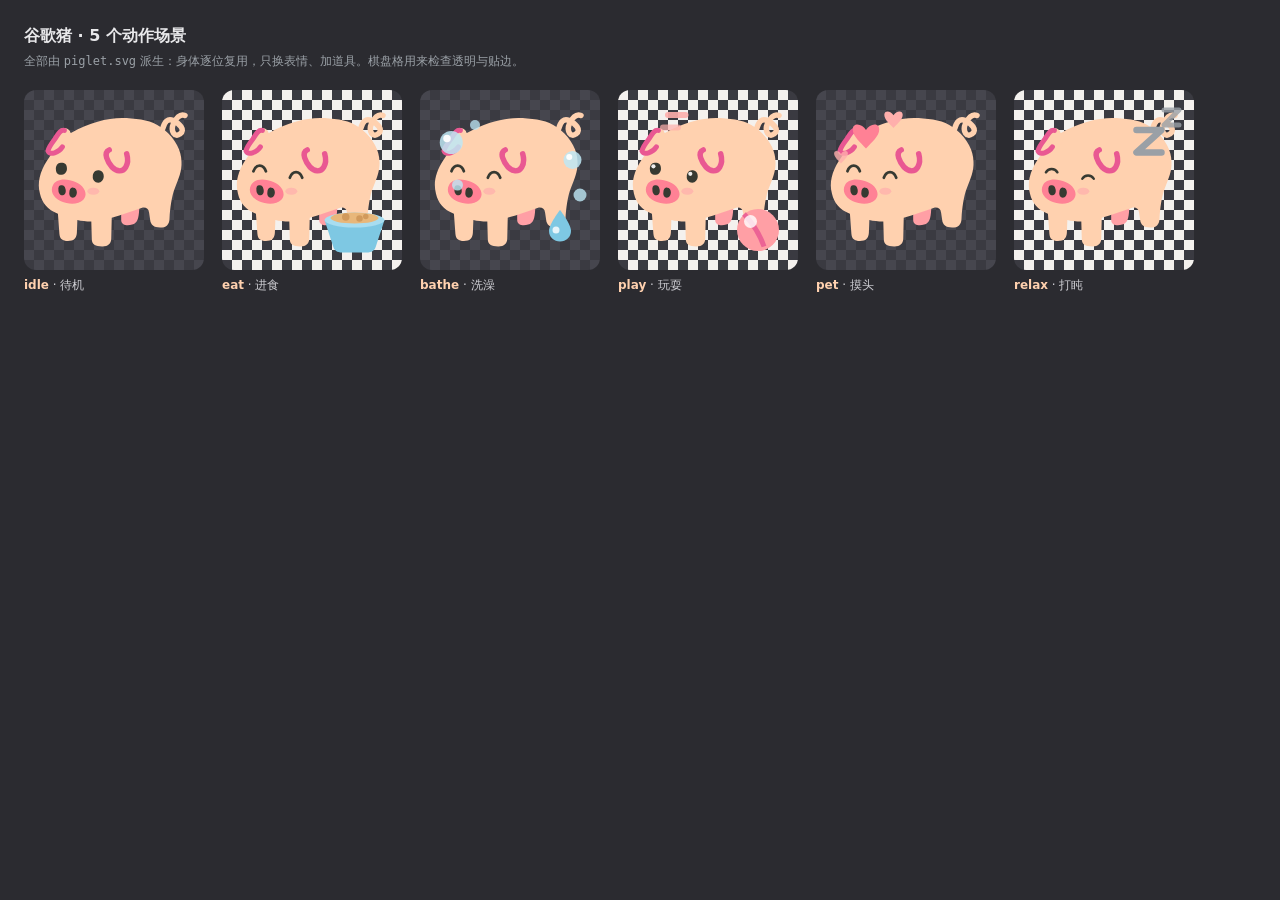
<file: app/_preview.html>
<!doctype html>
<html lang="zh-CN">
<head>
<meta charset="utf-8">
<title>谷歌猪 · 动作场景预览</title>
<style>
  body {
    margin: 0; padding: 24px; background: #2b2b30; color: #e8e8ea;
    font: 14px/1.5 "Microsoft YaHei", system-ui, sans-serif;
  }
  h1 { font-size: 16px; font-weight: 600; margin: 0 0 4px; }
  p.note { margin: 0 0 20px; color: #9aa0a6; font-size: 12px; }
  .grid { display: flex; flex-wrap: wrap; gap: 18px; }
  .cell { width: 180px; }
  .stage {
    width: 180px; height: 180px; border-radius: 12px; display: grid; place-items: center;
    /* 棋盘格背景，方便看透明区域和是否贴边 */
    background-image:
      linear-gradient(45deg, #3a3a41 25%, transparent 25%),
      linear-gradient(-45deg, #3a3a41 25%, transparent 25%),
      linear-gradient(45deg, transparent 75%, #3a3a41 75%),
      linear-gradient(-45deg, transparent 75%, #3a3a41 75%);
    background-size: 20px 20px;
    background-position: 0 0, 0 10px, 10px -10px, -10px 0px;
    background-color: #46464e;
  }
  .stage.light { background-color: #f4f1ee; }
  img { width: 160px; height: 160px; display: block; image-rendering: auto; }
  .cap { margin-top: 6px; font-size: 12px; color: #cfcfd4; }
  .cap b { color: #ffd1af; }
</style>
</head>
<body>
  <h1>谷歌猪 · 5 个动作场景</h1>
  <p class="note">全部由 <code>piglet.svg</code> 派生：身体逐位复用，只换表情、加道具。棋盘格用来检查透明与贴边。</p>
  <div class="grid" id="g"></div>
<script>
  const scenes = [
    ['piglet.svg',       'idle',  '待机'],
    ['piglet-eat.svg',   'eat',   '进食'],
    ['piglet-bathe.svg', 'bathe', '洗澡'],
    ['piglet-play.svg',  'play',  '玩耍'],
    ['piglet-pet.svg',   'pet',   '摸头'],
    ['piglet-relax.svg', 'relax', '打盹'],
  ];
  document.getElementById('g').innerHTML = scenes.map(([f, k, cn], i) => `
    <div class="cell">
      <div class="stage ${i % 2 ? 'light' : ''}"><img src="src/assets/${f}" alt="${cn}"></div>
      <div class="cap"><b>${k}</b> · ${cn}</div>
    </div>`).join('');
</script>
</body>
</html>
</file>
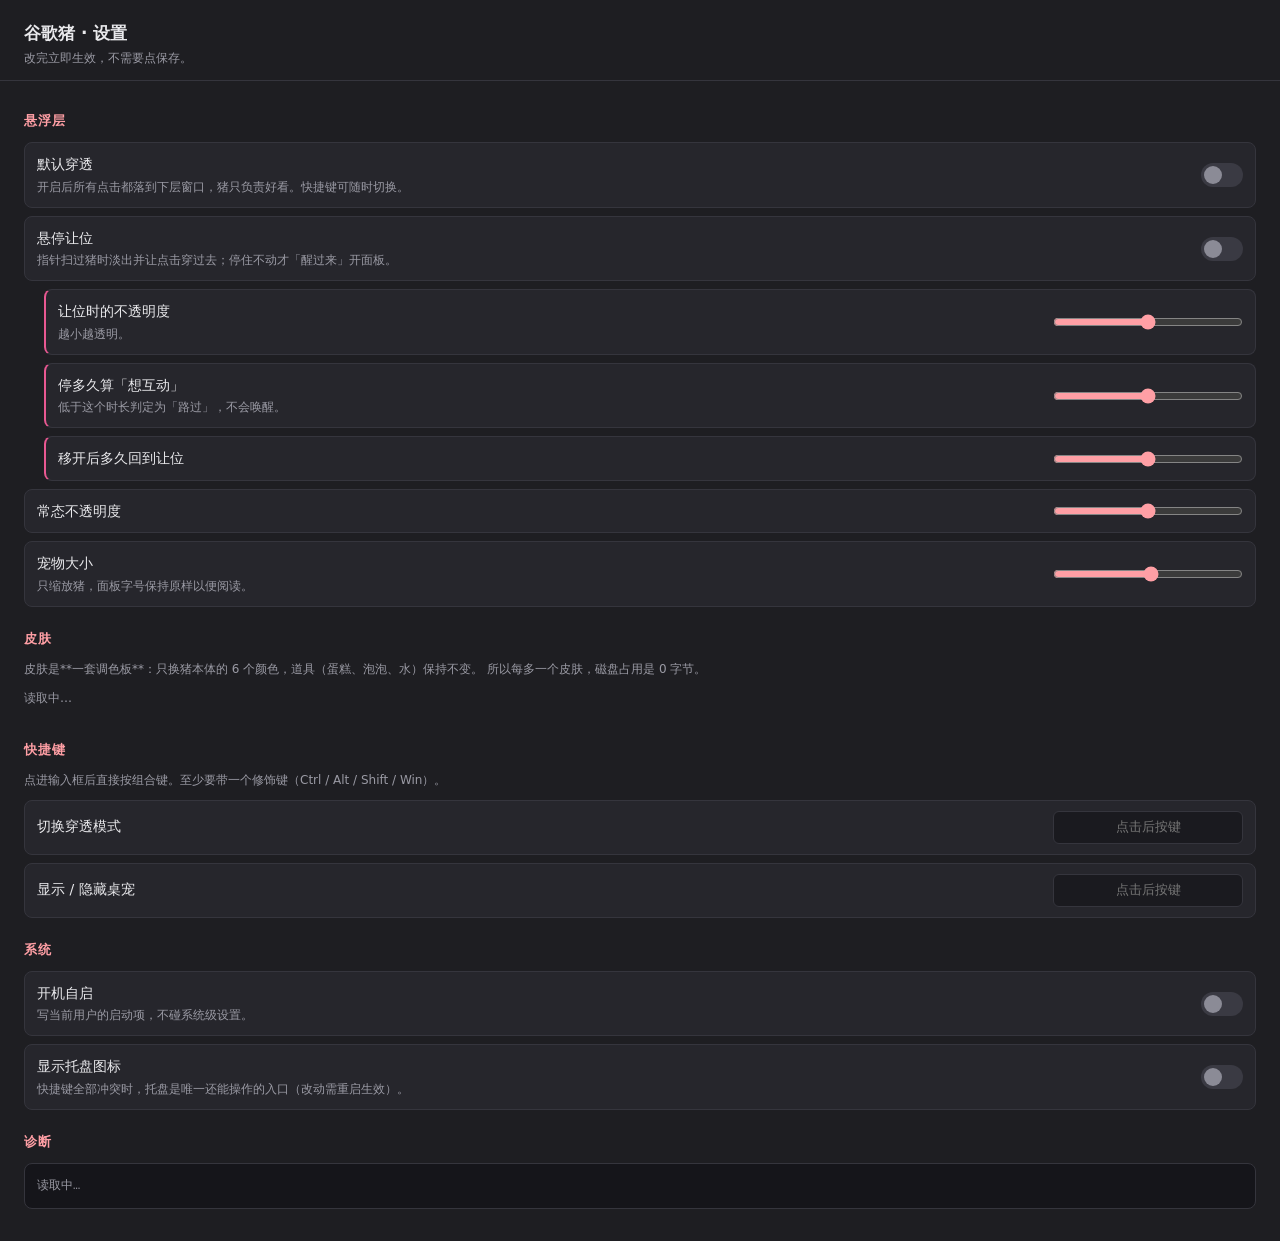
<file: app/src/settings.html>
<!doctype html>
<html lang="zh-CN">
<head>
  <meta charset="utf-8">
  <meta name="viewport" content="width=device-width, initial-scale=1">
  <title>谷歌猪 · 设置</title>
  <link rel="stylesheet" href="settings.css">
</head>
<body>
  <header class="head">
    <h1>谷歌猪 · 设置</h1>
    <p class="sub">改完立即生效，不需要点保存。</p>
  </header>

  <main>
    <!-- ── 悬浮层 ───────────────────────────────────────────── -->
    <section>
      <h2>悬浮层</h2>

      <div class="row">
        <label for="clickThrough">
          <b>默认穿透</b>
          <span>开启后所有点击都落到下层窗口，猪只负责好看。快捷键可随时切换。</span>
        </label>
        <input type="checkbox" id="clickThrough" data-path="overlay.clickThrough">
      </div>

      <div class="row">
        <label for="hoverThrough">
          <b>悬停让位</b>
          <span>指针扫过猪时淡出并让点击穿过去；停住不动才「醒过来」开面板。</span>
        </label>
        <input type="checkbox" id="hoverThrough" data-path="overlay.hoverThrough">
      </div>

      <div class="row indent" id="hoverOpts">
        <label for="hoverThroughAlpha">
          <b>让位时的不透明度</b>
          <span>越小越透明。<output id="hoverThroughAlphaOut"></output></span>
        </label>
        <input type="range" id="hoverThroughAlpha" min="10" max="90" step="5"
               data-path="overlay.hoverThroughAlpha" data-unit="%">
      </div>

      <div class="row indent">
        <label for="hoverWakeDelayMs">
          <b>停多久算「想互动」</b>
          <span>低于这个时长判定为「路过」，不会唤醒。<output id="hoverWakeDelayMsOut"></output></span>
        </label>
        <input type="range" id="hoverWakeDelayMs" min="300" max="2000" step="50"
               data-path="overlay.hoverWakeDelayMs" data-unit="ms">
      </div>

      <div class="row indent">
        <label for="hoverRestoreDelayMs">
          <b>移开后多久回到让位</b>
          <output id="hoverRestoreDelayMsOut"></output>
        </label>
        <input type="range" id="hoverRestoreDelayMs" min="0" max="1500" step="50"
               data-path="overlay.hoverRestoreDelayMs" data-unit="ms">
      </div>

      <div class="row">
        <label for="opacityPercent">
          <b>常态不透明度</b>
          <output id="opacityPercentOut"></output>
        </label>
        <input type="range" id="opacityPercent" min="10" max="100" step="5"
               data-path="overlay.opacityPercent" data-unit="%">
      </div>

      <div class="row">
        <label for="scalePercent">
          <b>宠物大小</b>
          <span>只缩放猪，面板字号保持原样以便阅读。<output id="scalePercentOut"></output></span>
        </label>
        <input type="range" id="scalePercent" min="50" max="300" step="10"
               data-path="overlay.scalePercent" data-unit="%">
      </div>
    </section>

    <!-- ── 皮肤 ─────────────────────────────────────────────── -->
    <section>
      <h2>皮肤</h2>
      <p class="hint">
        皮肤是**一套调色板**：只换猪本体的 6 个颜色，道具（蛋糕、泡泡、水）保持不变。
        所以每多一个皮肤，磁盘占用是 0 字节。
      </p>
      <div id="skins" class="skins">
        <p class="hint">读取中…</p>
      </div>
    </section>

    <!-- ── 快捷键 ───────────────────────────────────────────── -->
    <section>
      <h2>快捷键</h2>
      <p class="hint">点进输入框后直接按组合键。至少要带一个修饰键（Ctrl / Alt / Shift / Win）。</p>

      <div class="row">
        <label for="toggleClickThrough">
          <b>切换穿透模式</b>
          <span id="boundCt" class="bound"></span>
        </label>
        <input type="text" id="toggleClickThrough" class="keycap" readonly
               data-path="shortcuts.toggleClickThrough" placeholder="点击后按键">
      </div>

      <div class="row">
        <label for="toggleVisibility">
          <b>显示 / 隐藏桌宠</b>
          <span id="boundVis" class="bound"></span>
        </label>
        <input type="text" id="toggleVisibility" class="keycap" readonly
               data-path="shortcuts.toggleVisibility" placeholder="点击后按键">
      </div>

      <div id="problems" class="problems" hidden></div>
    </section>

    <!-- ── 系统 ─────────────────────────────────────────────── -->
    <section>
      <h2>系统</h2>

      <div class="row">
        <label for="launchAtLogin">
          <b>开机自启</b>
          <span>写当前用户的启动项，不碰系统级设置。</span>
        </label>
        <input type="checkbox" id="launchAtLogin">
      </div>

      <div class="row">
        <label for="showTrayIcon">
          <b>显示托盘图标</b>
          <span>快捷键全部冲突时，托盘是唯一还能操作的入口（改动需重启生效）。</span>
        </label>
        <input type="checkbox" id="showTrayIcon" data-path="system.showTrayIcon">
      </div>
    </section>

    <!-- ── 诊断 ─────────────────────────────────────────────── -->
    <section>
      <h2>诊断</h2>
      <pre id="diag" class="diag">读取中…</pre>
    </section>
  </main>

  <div id="toast" class="toast" hidden></div>

  <script type="module" src="settings.js"></script>
</body>
</html>
</file>
<file: app/src/settings.css>
/* 设置窗口样式。
   与桌宠窗口完全独立：这是普通窗口，有背景色、有滚动，不需要透明。 */

:root {
  --bg: #1e1e22;
  --card: #26262c;
  --line: #35353d;
  --text: #e9e9ec;
  --dim: #9a9aa4;
  --accent: #ff9fa5;
  --accent-dim: #e95892;
  --ok: #7ec8e3;
  --warn: #e8b77a;
  color-scheme: dark;
}

* { margin: 0; padding: 0; box-sizing: border-box; }

body {
  background: var(--bg);
  color: var(--text);
  font: 14px/1.6 "Microsoft YaHei", system-ui, -apple-system, sans-serif;
  padding: 0 0 32px;
  /* 设置窗口是要读文字的，允许选中（桌宠窗口才禁） */
  user-select: text;
}

.head {
  padding: 20px 24px 12px;
  border-bottom: 1px solid var(--line);
  position: sticky;
  top: 0;
  background: var(--bg);
  z-index: 10;
}
.head h1 { font-size: 17px; font-weight: 600; }
.head .sub { color: var(--dim); font-size: 12px; margin-top: 2px; }

main { padding: 8px 24px 0; }

section { margin-top: 22px; }
section h2 {
  font-size: 13px;
  font-weight: 600;
  color: var(--accent);
  letter-spacing: .06em;
  margin-bottom: 10px;
}

.hint { color: var(--dim); font-size: 12px; margin-bottom: 10px; }

.row {
  display: flex;
  align-items: center;
  gap: 16px;
  padding: 10px 12px;
  background: var(--card);
  border: 1px solid var(--line);
  border-radius: 8px;
  margin-bottom: 8px;
}
.row.indent { margin-left: 20px; border-left: 2px solid var(--accent-dim); }
.row.off { opacity: .42; pointer-events: none; }

.row label { flex: 1; min-width: 0; }
.row label b { display: block; font-weight: 500; }
.row label span { display: block; color: var(--dim); font-size: 12px; margin-top: 2px; }

output { color: var(--ok); font-variant-numeric: tabular-nums; }

/* ── 控件 ── */
input[type="range"] {
  flex: 0 0 190px;
  accent-color: var(--accent);
  height: 22px;
}

input[type="checkbox"] {
  flex: 0 0 auto;
  width: 42px;
  height: 24px;
  appearance: none;
  background: #3a3a43;
  border-radius: 999px;
  position: relative;
  cursor: pointer;
  transition: background .15s;
}
input[type="checkbox"]::after {
  content: "";
  position: absolute;
  top: 3px; left: 3px;
  width: 18px; height: 18px;
  border-radius: 50%;
  background: #8b8b96;
  transition: transform .15s, background .15s;
}
input[type="checkbox"]:checked { background: var(--accent-dim); }
input[type="checkbox"]:checked::after { transform: translateX(18px); background: #fff; }

.keycap {
  flex: 0 0 190px;
  background: #1a1a1f;
  border: 1px solid var(--line);
  border-radius: 6px;
  color: var(--text);
  font: 13px/1 ui-monospace, Consolas, monospace;
  padding: 8px 10px;
  text-align: center;
  cursor: pointer;
}
.keycap:focus {
  outline: none;
  border-color: var(--accent);
  box-shadow: 0 0 0 3px rgba(255, 159, 165, .18);
}
.keycap.capturing { border-color: var(--warn); color: var(--warn); }

.bound { color: var(--dim); font-size: 12px; }
.bound b { color: var(--ok); font-weight: 500; }

/* ── 皮肤选择器 ──
   每个皮肤显示成「4 个真实色块 + 名字」的卡片。
   色块直接取调色板里真的会画上去的那几个色，所以预览不可能和实际不符，
   也不需要为每个皮肤多做一张缩略图（那会破坏「每个皮肤 0 字节」）。 */
.skins {
  display: grid;
  grid-template-columns: repeat(auto-fill, minmax(148px, 1fr));
  gap: 8px;
}

.skin-card {
  display: flex;
  align-items: center;
  gap: 10px;
  padding: 10px 12px;
  background: var(--card);
  border: 1px solid var(--line);
  border-radius: 8px;
  color: var(--text);
  font: inherit;
  text-align: left;
  cursor: pointer;
  transition: border-color .15s, background .15s;
}
.skin-card:hover { border-color: var(--accent-dim); }
.skin-card.current {
  border-color: var(--accent);
  background: rgba(255, 159, 165, .1);
}
.skin-card.current::after {
  content: "✓";
  color: var(--accent);
  font-weight: 700;
  margin-left: auto;
}

.skin-chips { display: flex; flex: 0 0 auto; }
.skin-chips i {
  width: 14px;
  height: 22px;
  display: block;
}
.skin-chips i:first-child { border-radius: 4px 0 0 4px; }
.skin-chips i:last-child  { border-radius: 0 4px 4px 0; }

.skin-name {
  font-size: 13px;
  white-space: nowrap;
  overflow: hidden;
  text-overflow: ellipsis;
}

.problems {
  margin-top: 10px;
  padding: 10px 12px;
  background: rgba(232, 183, 122, .1);
  border: 1px solid rgba(232, 183, 122, .4);
  border-radius: 8px;
  color: var(--warn);
  font-size: 12px;
}
.problems div + div { margin-top: 4px; }

.diag {
  background: #15151a;
  border: 1px solid var(--line);
  border-radius: 8px;
  padding: 12px;
  font: 12px/1.7 ui-monospace, Consolas, monospace;
  color: var(--dim);
  white-space: pre-wrap;
  word-break: break-all;
}

.toast {
  position: fixed;
  left: 50%;
  bottom: 20px;
  transform: translateX(-50%);
  background: #33333c;
  border: 1px solid var(--line);
  color: var(--text);
  padding: 9px 16px;
  border-radius: 8px;
  font-size: 13px;
  box-shadow: 0 6px 20px rgba(0, 0, 0, .4);
  z-index: 100;
}
.toast.err { border-color: var(--accent-dim); color: var(--accent); }
</file>
